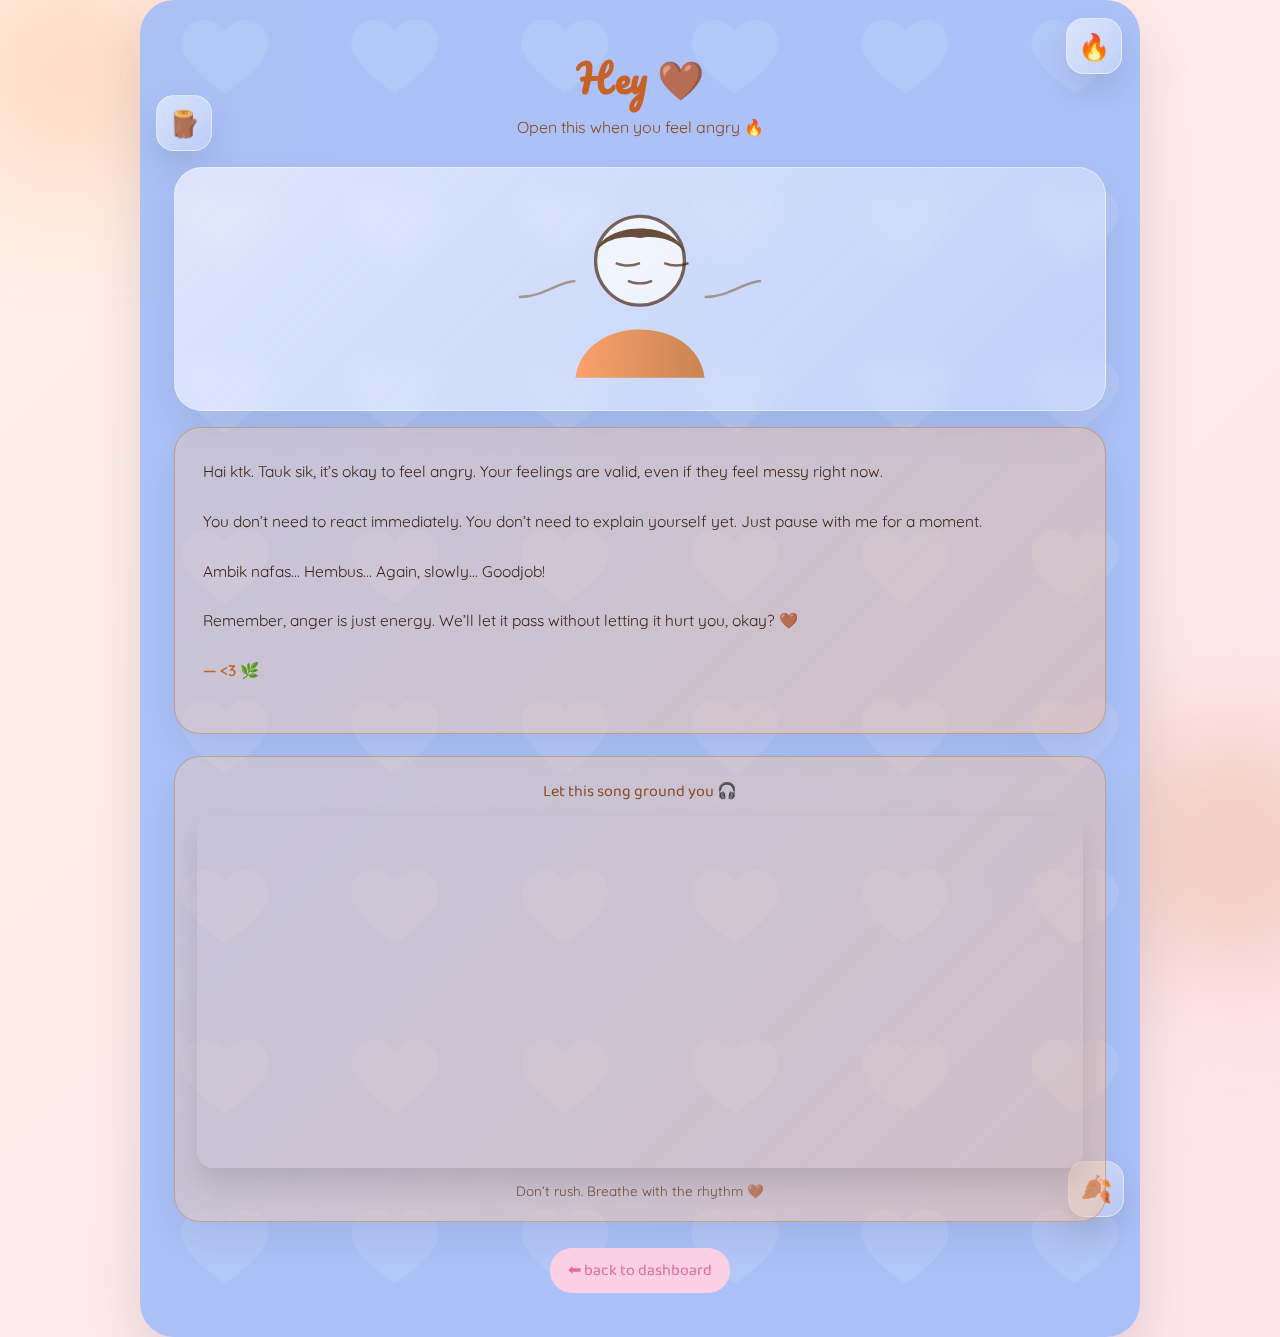
<file: angry.html>
<!DOCTYPE html>
<html lang="en">
<head>
  <meta charset="UTF-8">
  <title>Open When You Feel Angry 🔥</title>
  <meta name="viewport" content="width=device-width, initial-scale=1.0">

  <!-- Cute Fonts -->
  <link rel="preconnect" href="https://fonts.googleapis.com">
  <link rel="preconnect" href="https://fonts.gstatic.com" crossorigin>
  <link href="https://fonts.googleapis.com/css2?family=Pacifico&family=Quicksand:wght@400;500;600&family=Baloo+2:wght@400;600&display=swap" rel="stylesheet">

  <link rel="stylesheet" href="style.css">
</head>

<body class="theme-angry">

  <div class="container letter page-angry">

    <!-- Floating stickers -->
    <div class="sticker-float s1">🔥</div>
    <div class="sticker-float s2">🪵</div>
    <div class="sticker-float s3">🍂</div>

    <h1>Hey 🤎</h1>
    <p class="subtitle">Open this when you feel angry 🔥</p>

    <!-- CARTOON: grounded posture -->
    <div class="doodle big">
      <svg viewBox="0 0 600 260" xmlns="http://www.w3.org/2000/svg">
        <defs>
          <linearGradient id="grad" x1="0" x2="1">
            <stop offset="0" stop-color="var(--accent1)"/>
            <stop offset="1" stop-color="var(--accent2)"/>
          </linearGradient>
        </defs>

        <!-- Head -->
        <circle cx="300" cy="95" r="55"
          fill="rgba(255,255,255,0.7)"
          stroke="rgba(70,40,20,0.7)"
          stroke-width="4"/>

        <!-- Hair -->
        <path d="M245 85c10-40 100-40 110 0
                 c-10-18-40-22-55-18
                 c-15-4-45 0-55 18z"
          fill="rgba(90,60,40,0.9)"/>

        <!-- Eyes (closed – calming) -->
        <path d="M270 98c10 4 20 4 30 0"
          stroke="rgba(70,40,20,0.7)" stroke-width="3" fill="none"/>
        <path d="M330 98c10 4 20 4 30 0"
          stroke="rgba(70,40,20,0.7)" stroke-width="3" fill="none"/>

        <!-- Mouth -->
        <path d="M285 120c8 4 22 4 30 0"
          stroke="rgba(70,40,20,0.7)" stroke-width="3" fill="none"/>

        <!-- Hoodie -->
        <path d="M220 240c10-80 150-80 160 0z"
          fill="url(#grad)" opacity="0.9"/>

        <!-- Breathing lines -->
        <path d="M150 140c30 0 50-20 70-20"
          stroke="rgba(120,80,40,0.5)" stroke-width="3" fill="none"/>
        <path d="M380 140c30 0 50-20 70-20"
          stroke="rgba(120,80,40,0.5)" stroke-width="3" fill="none"/>
      </svg>
    </div>

    <!-- MESSAGE -->
    <div class="message">
      <p>
        Hai ktk. Tauk sik, it’s okay to feel angry.
        Your feelings are valid, even if they feel messy right now.
      </p>

      <p>
        You don’t need to react immediately.
        You don’t need to explain yourself yet.
        Just pause with me for a moment.
      </p>

      <p>
        Ambik nafas...
        Hembus...
        Again, slowly...
        Goodjob!
      </p>

      <p>
        Remember, anger is just energy.
        We’ll let it pass without letting it hurt you, okay? 🤎
      </p>

      <p class="signoff">— <3 🌿</p>
    </div>

    <!-- MUSIC -->
    <div class="music-box">
      <p class="music-title">Let this song ground you 🎧</p>

      <iframe
        src="https://open.spotify.com/embed/track/16Q9MOCDYgrgjEHx6Hx2rv?utm_source=generator"
        width="100%"
        height="352"
        frameBorder="0"
        allow="autoplay; clipboard-write; encrypted-media; fullscreen; picture-in-picture"
        loading="lazy">
      </iframe>

      <p class="music-note">
        Don’t rush. Breathe with the rhythm 🤎
      </p>
    </div>

    <a href="index.html" class="back-btn">⬅ back to dashboard</a>
  </div>

</body>
</html>
</file>
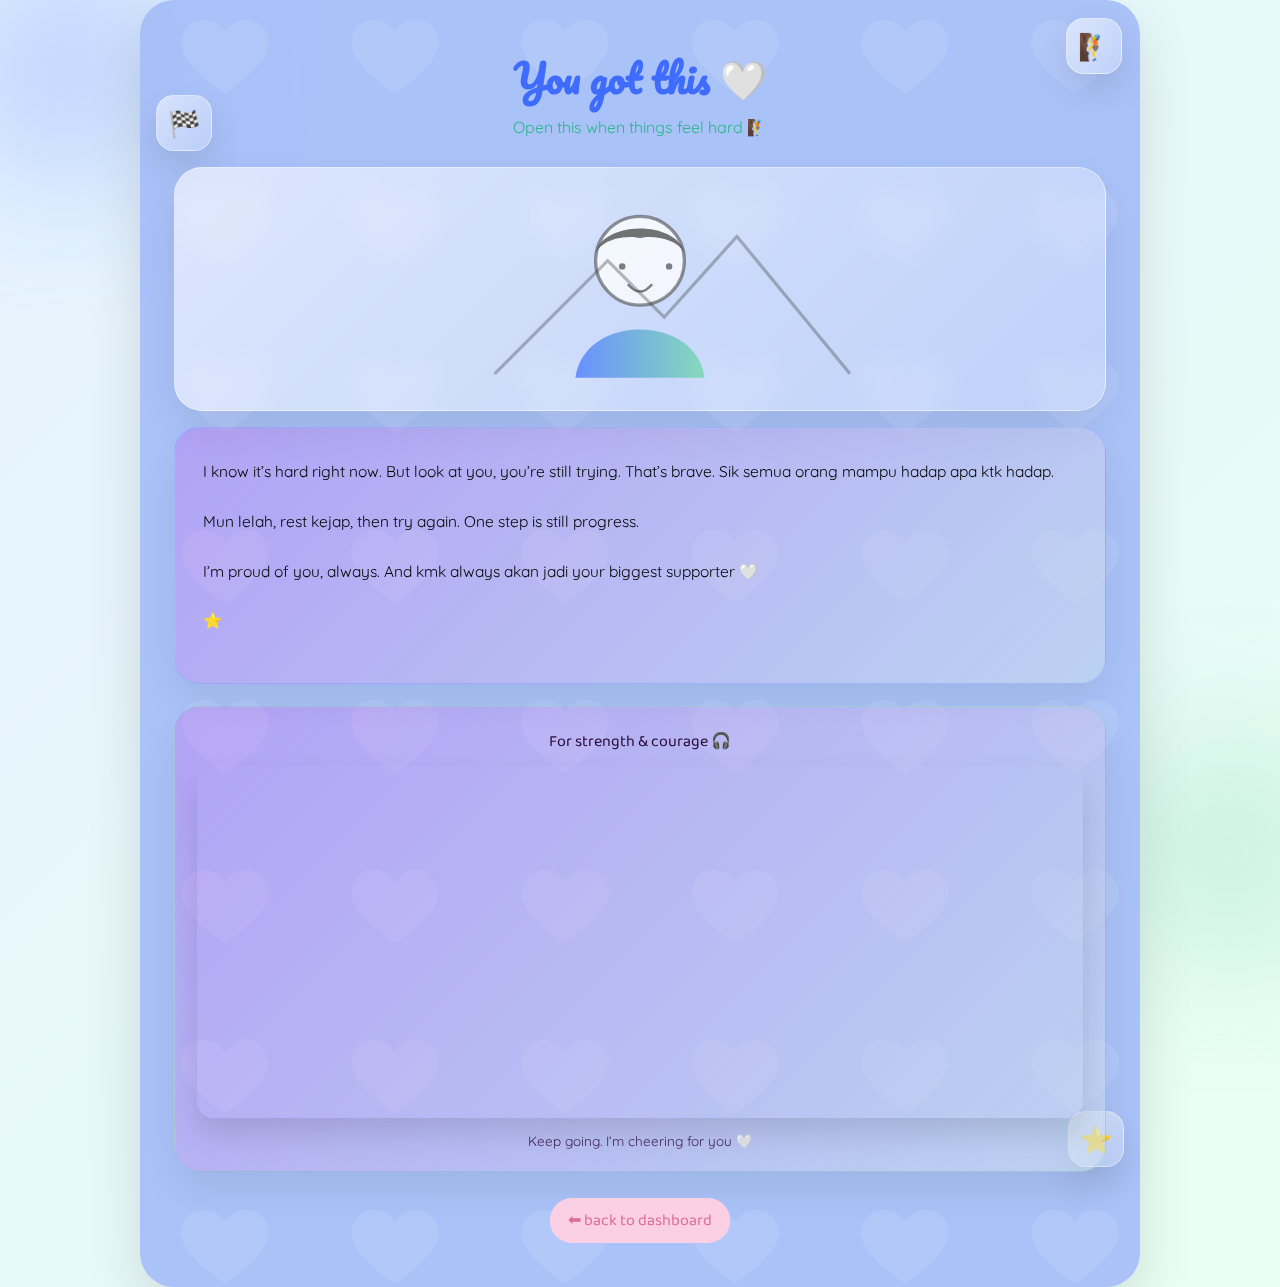
<file: hard.html>
<!DOCTYPE html>
<html lang="en">
<head>
  <meta charset="UTF-8">
  <title>Open When Things Feel Hard 🧗</title>
  <meta name="viewport" content="width=device-width, initial-scale=1.0">
  <link rel="preconnect" href="https://fonts.googleapis.com">
  <link rel="preconnect" href="https://fonts.gstatic.com" crossorigin>
  <link href="https://fonts.googleapis.com/css2?family=Pacifico&family=Quicksand:wght@400;500;600&family=Baloo+2:wght@400;600&display=swap" rel="stylesheet">
  <link rel="stylesheet" href="style.css">
</head>

<body class="theme-hard">
  <div class="container letter page-hard">
    <div class="sticker-float s1">🧗</div>
    <div class="sticker-float s2">🏁</div>
    <div class="sticker-float s3">⭐</div>

    <h1>You got this 🤍</h1>
    <p class="subtitle">Open this when things feel hard 🧗</p>

    <div class="doodle">
      <svg viewBox="0 0 600 260" xmlns="http://www.w3.org/2000/svg">
        <defs>
          <linearGradient id="grad" x1="0" x2="1">
            <stop offset="0" stop-color="var(--accent1)"/>
            <stop offset="1" stop-color="var(--accent2)"/>
          </linearGradient>
        </defs>

        <circle cx="300" cy="95" r="55" fill="rgba(255,255,255,0.75)" stroke="rgba(60,60,60,0.55)" stroke-width="4"/>
        <path d="M245 85c10-40 100-40 110 0 c-10-18-40-22-55-18 c-15-4-45 0-55 18z" fill="rgba(80,80,80,0.80)"/>
        <circle cx="278" cy="102" r="4" fill="rgba(60,60,60,0.65)"/>
        <circle cx="336" cy="102" r="4" fill="rgba(60,60,60,0.65)"/>
        <path d="M285 124c10 12 20 12 30 0" stroke="rgba(60,60,60,0.65)" stroke-width="3" fill="none"/>

        <path d="M220 240c10-80 150-80 160 0z" fill="url(#grad)" opacity="0.90"/>
        <path d="M120 235l140-140 70 70 90-100 140 170" stroke="rgba(60,60,60,0.35)" stroke-width="4" fill="none"/>
      </svg>
    </div>

    <div class="message">
      <p>I know it’s hard right now. But look at you, you’re still trying. That’s brave. Sik semua orang mampu hadap apa ktk hadap.</p>
      <p>Mun lelah, rest kejap, then try again. One step is still progress.</p>
      <p>I’m proud of you, always. And kmk always akan jadi your biggest supporter 🤍</p>
      <p class="signoff">⭐</p>
    </div>

    <div class="music-box">
      <p class="music-title">For strength & courage 🎧</p>
      <iframe src="https://open.spotify.com/embed/track/0FYnBVsruGEFIBRI3a4Vmz?utm_source=generator"
        width="100%" height="352" frameBorder="0"
        allow="autoplay; clipboard-write; encrypted-media; fullscreen; picture-in-picture" loading="lazy"></iframe>
      <p class="music-note">Keep going. I’m cheering for you 🤍</p>
    </div>

    <a href="index.html" class="back-btn">⬅ back to dashboard</a>
  </div>
</body>
</html>
</file>
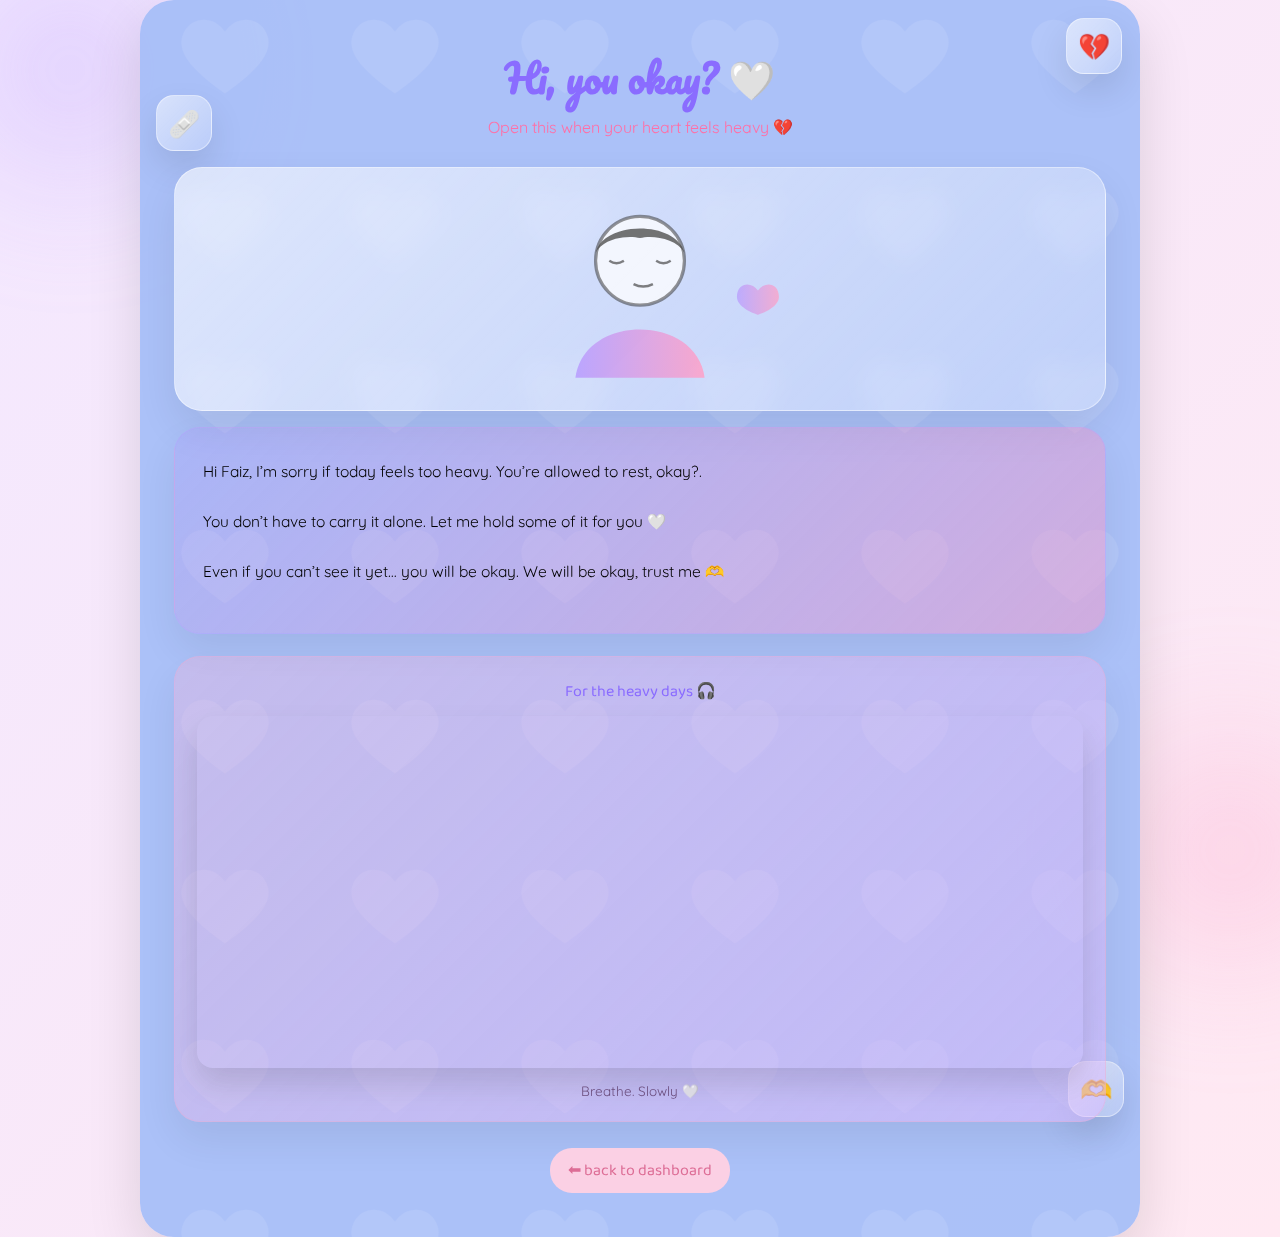
<file: heavy.html>
<!DOCTYPE html>
<html lang="en">
<head>
  <meta charset="UTF-8">
  <title>Open When Your Heart Feels Heavy 💔</title>
  <meta name="viewport" content="width=device-width, initial-scale=1.0">
  <link rel="preconnect" href="https://fonts.googleapis.com">
  <link rel="preconnect" href="https://fonts.gstatic.com" crossorigin>
  <link href="https://fonts.googleapis.com/css2?family=Pacifico&family=Quicksand:wght@400;500;600&family=Baloo+2:wght@400;600&display=swap" rel="stylesheet">
  <link rel="stylesheet" href="style.css">
</head>

<body class="theme-heavy">
  <div class="container letter page-heavy">
    <div class="sticker-float s1">💔</div>
    <div class="sticker-float s2">🩹</div>
    <div class="sticker-float s3">🫶</div>

    <h1>Hi, you okay? 🤍</h1>
    <p class="subtitle">Open this when your heart feels heavy 💔</p>

    <div class="doodle">
      <svg viewBox="0 0 600 260" xmlns="http://www.w3.org/2000/svg">
        <defs>
          <linearGradient id="grad" x1="0" x2="1">
            <stop offset="0" stop-color="var(--accent1)"/>
            <stop offset="1" stop-color="var(--accent2)"/>
          </linearGradient>
        </defs>

        <circle cx="300" cy="95" r="55" fill="rgba(255,255,255,0.75)" stroke="rgba(60,60,60,0.55)" stroke-width="4"/>
        <path d="M245 85c10-40 100-40 110 0 c-10-18-40-22-55-18 c-15-4-45 0-55 18z" fill="rgba(80,80,80,0.80)"/>
        <path d="M280 95c-6 4-12 4-18 0" stroke="rgba(60,60,60,0.65)" stroke-width="3" fill="none"/>
        <path d="M338 95c-6 4-12 4-18 0" stroke="rgba(60,60,60,0.65)" stroke-width="3" fill="none"/>
        <path d="M292 124c8 4 16 4 24 0" stroke="rgba(60,60,60,0.65)" stroke-width="3" fill="none"/>

        <path d="M220 240c10-80 150-80 160 0z" fill="url(#grad)" opacity="0.85"/>
        <path d="M420 140c0-18 18-20 26-8 8-12 26-10 26 8 0 14-26 22-26 22s-26-8-26-22z" fill="url(#grad)" opacity="0.75"/>
      </svg>
    </div>

    <div class="message">
      <p>Hi Faiz, I’m sorry if today feels too heavy. You’re allowed to rest, okay?.</p>
      <p>You don’t have to carry it alone. Let me hold some of it for you 🤍</p>
      <p>Even if you can’t see it yet… you will be okay. We will be okay, trust me 🫶</p>
    </div>

    <div class="music-box">
      <p class="music-title">For the heavy days 🎧</p>
      <iframe src="https://open.spotify.com/embed/track/3Bh82a3e0tbj3nJgUeKqws?utm_source=generator"
        width="100%" height="352" frameBorder="0"
        allow="autoplay; clipboard-write; encrypted-media; fullscreen; picture-in-picture" loading="lazy"></iframe>
      <p class="music-note">Breathe. Slowly 🤍</p>
    </div>

    <a href="index.html" class="back-btn">⬅ back to dashboard</a>
  </div>
</body>
</html>
</file>
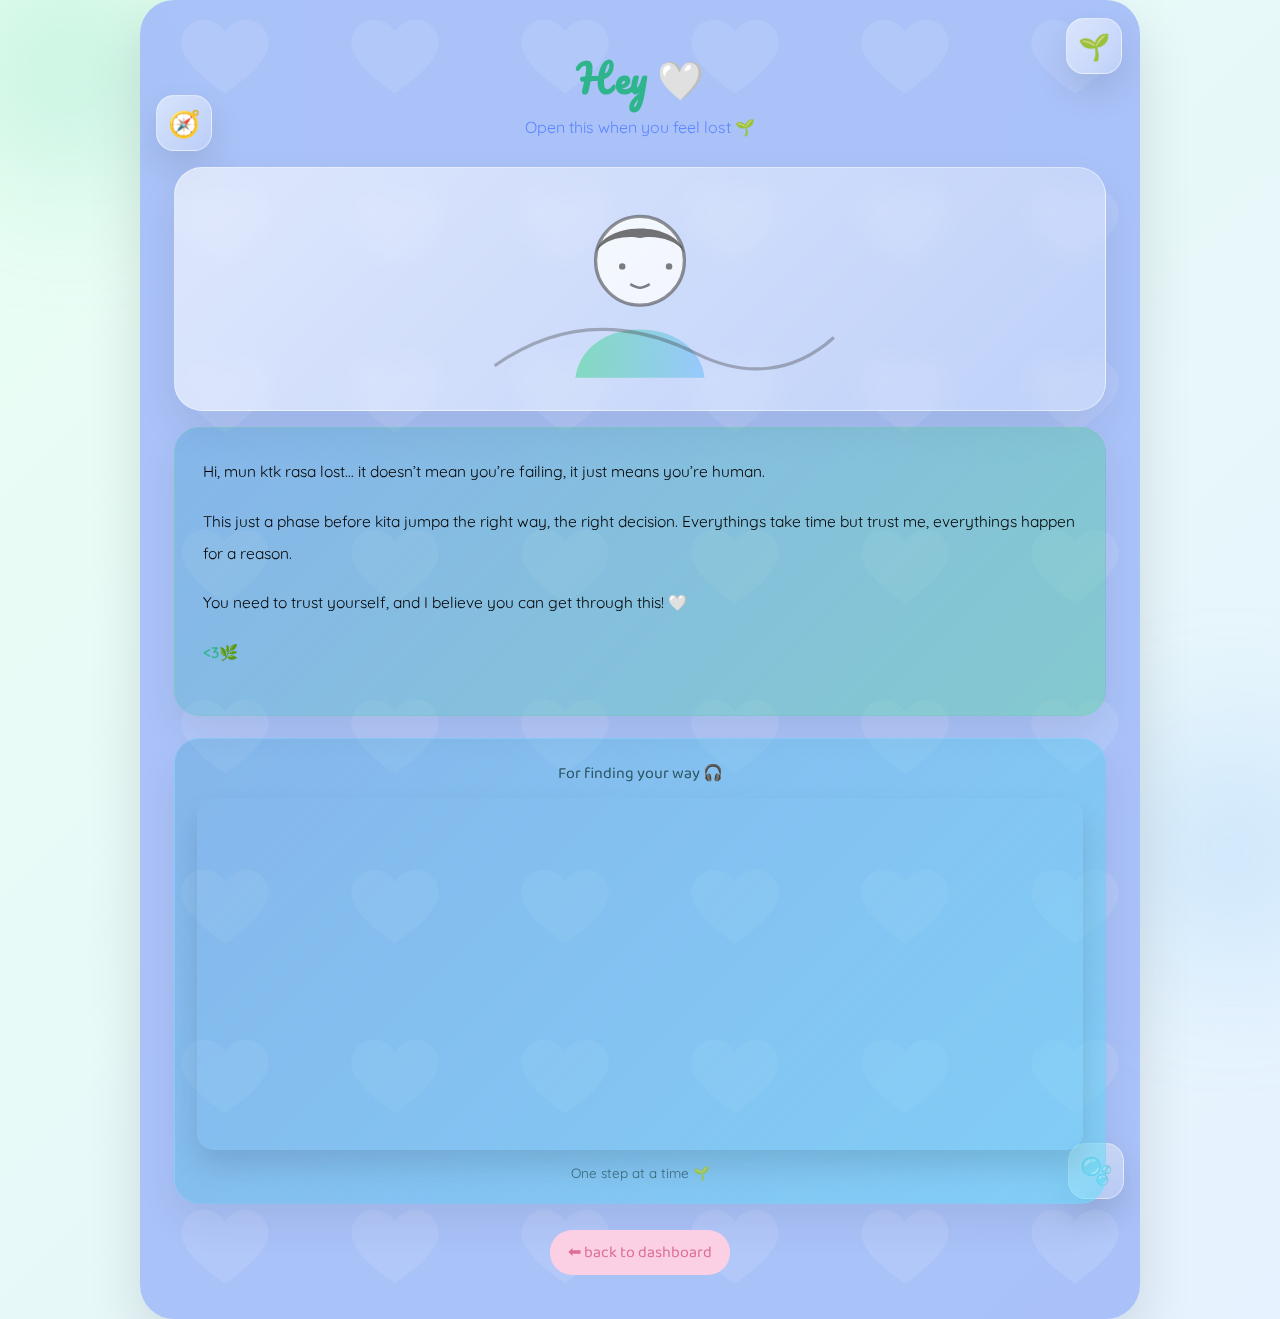
<file: lost.html>
<!DOCTYPE html>
<html lang="en">
<head>
  <meta charset="UTF-8">
  <title>Open When You Feel Lost 🌱</title>
  <meta name="viewport" content="width=device-width, initial-scale=1.0">
  <link rel="preconnect" href="https://fonts.googleapis.com">
  <link rel="preconnect" href="https://fonts.gstatic.com" crossorigin>
  <link href="https://fonts.googleapis.com/css2?family=Pacifico&family=Quicksand:wght@400;500;600&family=Baloo+2:wght@400;600&display=swap" rel="stylesheet">
  <link rel="stylesheet" href="style.css">
</head>

<body class="theme-lost">
  <div class="container letter page-lost">
    <div class="sticker-float s1">🌱</div>
    <div class="sticker-float s2">🧭</div>
    <div class="sticker-float s3">🫧</div>

    <h1>Hey 🤍</h1>
    <p class="subtitle">Open this when you feel lost 🌱</p>

    <div class="doodle">
      <svg viewBox="0 0 600 260" xmlns="http://www.w3.org/2000/svg">
        <defs>
          <linearGradient id="grad" x1="0" x2="1">
            <stop offset="0" stop-color="var(--accent1)"/>
            <stop offset="1" stop-color="var(--accent2)"/>
          </linearGradient>
        </defs>

        <circle cx="300" cy="95" r="55" fill="rgba(255,255,255,0.75)" stroke="rgba(60,60,60,0.55)" stroke-width="4"/>
        <path d="M245 85c10-40 100-40 110 0 c-10-18-40-22-55-18 c-15-4-45 0-55 18z" fill="rgba(80,80,80,0.80)"/>
        <circle cx="278" cy="102" r="4" fill="rgba(60,60,60,0.65)"/>
        <circle cx="336" cy="102" r="4" fill="rgba(60,60,60,0.65)"/>
        <path d="M288 124c10 6 14 6 24 0" stroke="rgba(60,60,60,0.65)" stroke-width="3" fill="none"/>

        <path d="M220 240c10-80 150-80 160 0z" fill="url(#grad)" opacity="0.85"/>
        <path d="M120 225c100-70 190-45 250-15s120 25 170-20" stroke="rgba(60,60,60,0.35)" stroke-width="4" fill="none"/>
      </svg>
    </div>

    <div class="message">
      <p>Hi, mun ktk rasa lost… it doesn’t mean you’re failing, it just means you’re human.</p>
      <p>This just a phase before kita jumpa the right way, the right decision. Everythings take time but trust me, everythings happen for a reason.</p>
      <p>You need to trust yourself, and I believe you can get through this! 🤍</p>
      <p class="signoff"><3🌿</p>
    </div>

    <div class="music-box">
      <p class="music-title">For finding your way 🎧</p>
      <iframe src="https://open.spotify.com/embed/track/6Hii26x3qDErVitnGW8QtO?utm_source=generator"
        width="100%" height="352" frameBorder="0"
        allow="autoplay; clipboard-write; encrypted-media; fullscreen; picture-in-picture" loading="lazy"></iframe>
      <p class="music-note">One step at a time 🌱</p>
    </div>

    <a href="index.html" class="back-btn">⬅ back to dashboard</a>
  </div>
</body>
</html>
</file>
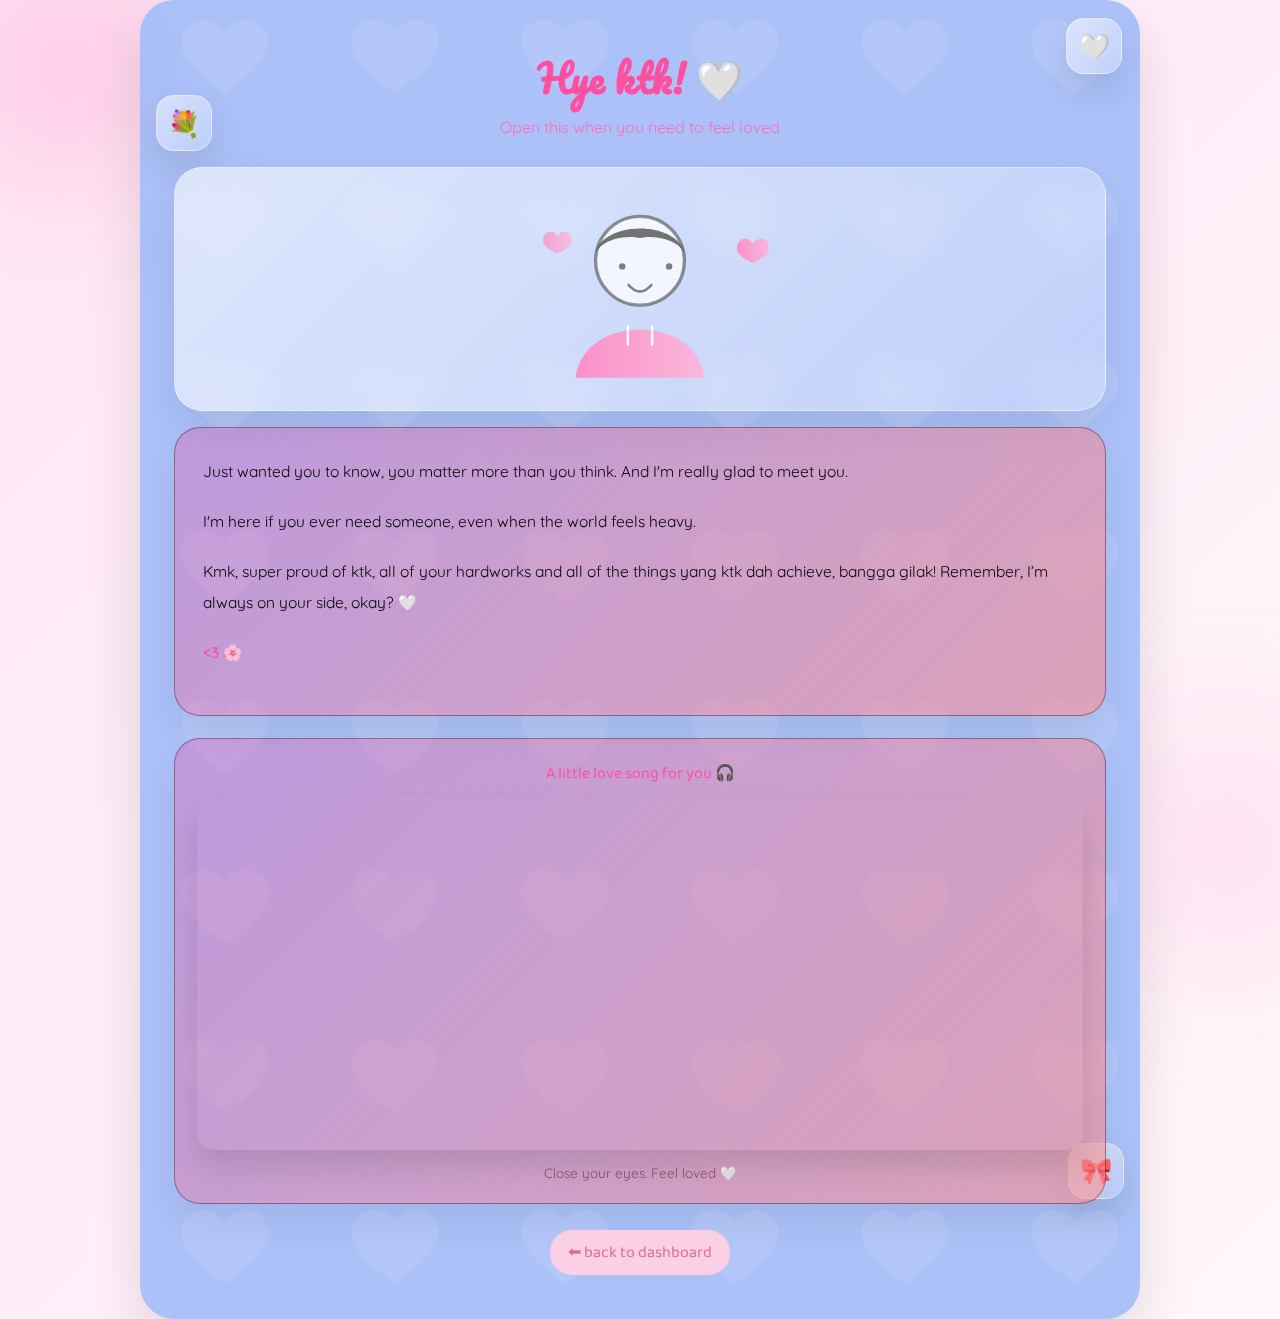
<file: loved.html>
<!DOCTYPE html>
<html lang="en">
<head>
  <meta charset="UTF-8">
  <title>Open When You Need To Feel Loved 🤍</title>
  <meta name="viewport" content="width=device-width, initial-scale=1.0">
  <link rel="preconnect" href="https://fonts.googleapis.com">
  <link rel="preconnect" href="https://fonts.gstatic.com" crossorigin>
  <link href="https://fonts.googleapis.com/css2?family=Pacifico&family=Quicksand:wght@400;500;600&family=Baloo+2:wght@400;600&display=swap" rel="stylesheet">
  <link rel="stylesheet" href="style.css">
</head>

<body class="theme-loved">
  <div class="container letter page-loved">
    <div class="sticker-float s1">🤍</div>
    <div class="sticker-float s2">💐</div>
    <div class="sticker-float s3">🎀</div>

    <h1>Hye ktk! 🤍</h1>
    <p class="subtitle">Open this when you need to feel loved</p>

    <div class="doodle">
      <svg viewBox="0 0 600 260" xmlns="http://www.w3.org/2000/svg">
        <defs>
          <linearGradient id="grad" x1="0" x2="1">
            <stop offset="0" stop-color="var(--accent1)"/>
            <stop offset="1" stop-color="var(--accent2)"/>
          </linearGradient>
        </defs>

        <circle cx="300" cy="95" r="55" fill="rgba(255,255,255,0.75)" stroke="rgba(60,60,60,0.55)" stroke-width="4"/>
        <path d="M245 85c10-40 100-40 110 0 c-10-18-40-22-55-18 c-15-4-45 0-55 18z" fill="rgba(80,80,80,0.80)"/>
        <circle cx="278" cy="102" r="4" fill="rgba(60,60,60,0.65)"/>
        <circle cx="336" cy="102" r="4" fill="rgba(60,60,60,0.65)"/>
        <path d="M285 124c10 12 20 12 30 0" stroke="rgba(60,60,60,0.65)" stroke-width="3" fill="none"/>
        <path d="M220 240c10-80 150-80 160 0z" fill="url(#grad)" opacity="0.9"/>
        <path d="M285 175v25" stroke="white" stroke-width="3"/>
        <path d="M315 175v25" stroke="white" stroke-width="3"/>
        <path d="M420 80c0-14 14-16 20-6 6-10 20-8 20 6 0 10-20 18-20 18s-20-8-20-18z" fill="url(#grad)" opacity="0.9"/>
        <path d="M180 70c0-12 12-14 18-6 6-8 18-6 18 6 0 10-18 16-18 16s-18-6-18-16z" fill="url(#grad)" opacity="0.7"/>
      </svg>
    </div>

    <div class="message">
      <p>Just wanted you to know, you matter more  than you think. And I'm really glad to meet you.</p>
      <p>I'm here if you ever need someone, even when the world feels heavy.</p>
      <p>Kmk, super proud of ktk, all of your hardworks and all of the things yang ktk dah achieve, bangga gilak! Remember, I’m always on your side, okay? 🤍</p>
      <p class="signoff"><3 🌸</p>
    </div>

    <div class="music-box">
      <p class="music-title">A little love song for you 🎧</p>
      <iframe src="https://open.spotify.com/embed/track/3TTZfjYqhTowNALncAmY5v?utm_source=generator"
        width="100%" height="352" frameBorder="0"
        allow="autoplay; clipboard-write; encrypted-media; fullscreen; picture-in-picture" loading="lazy"></iframe>
      <p class="music-note">Close your eyes. Feel loved 🤍</p>
    </div>

    <a href="index.html" class="back-btn">⬅ back to dashboard</a>
  </div>
</body>
</html>
</file>
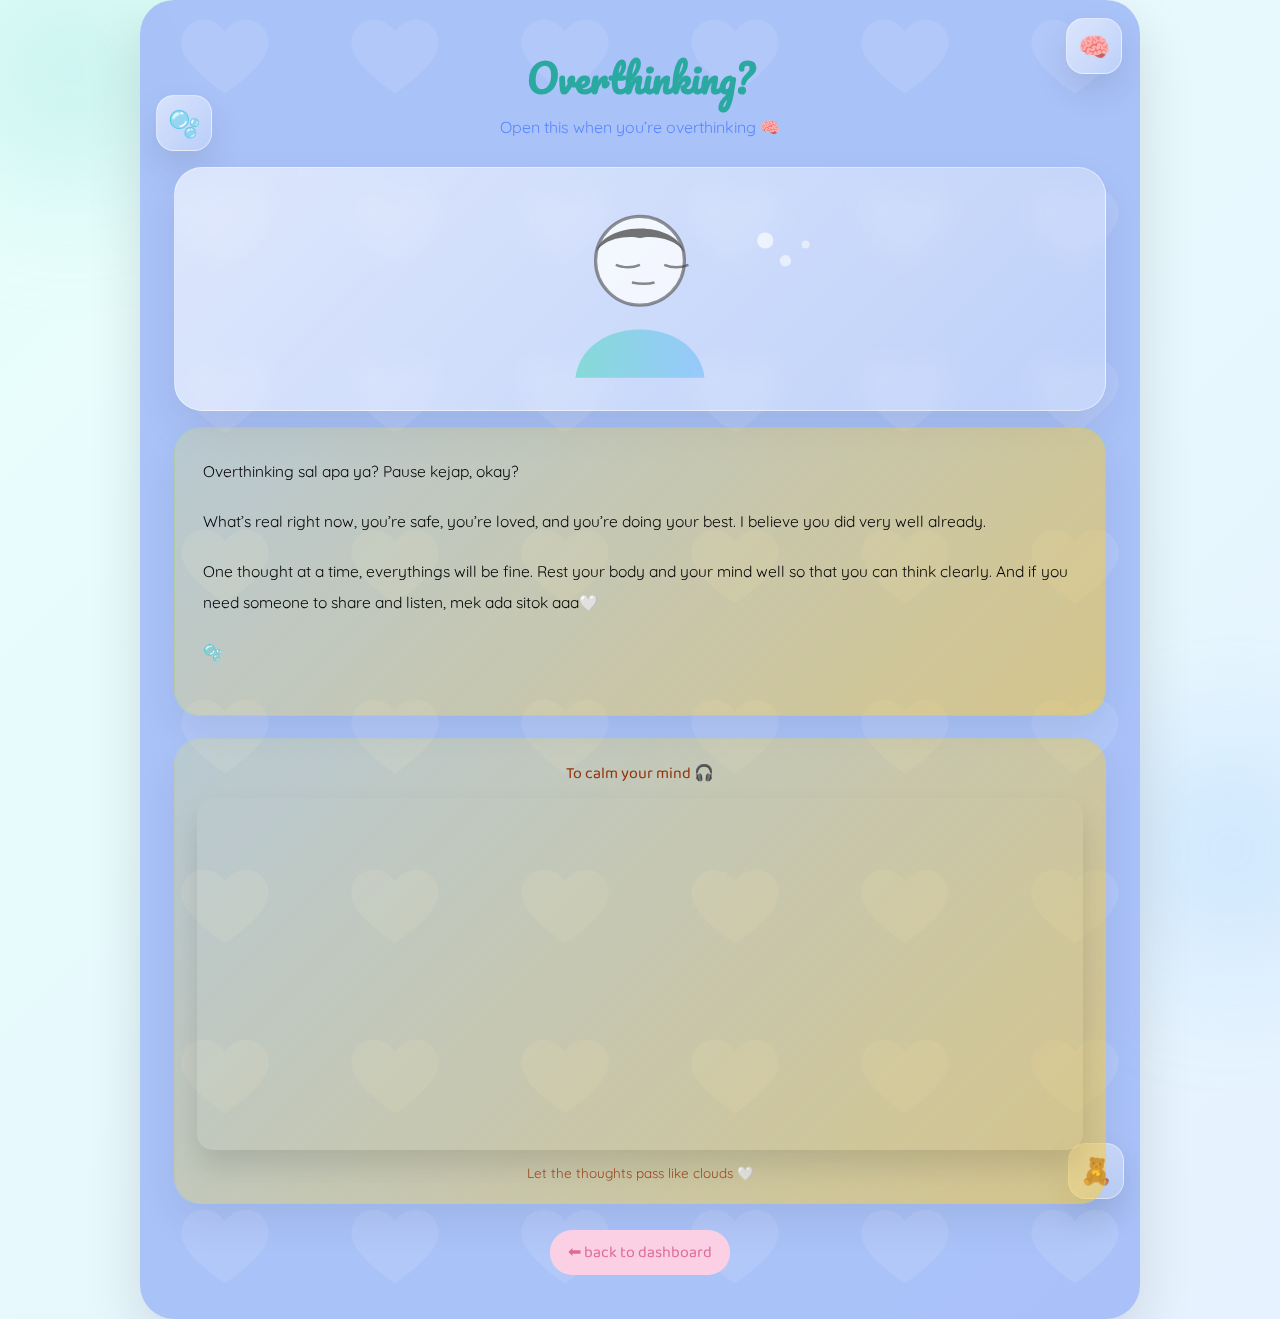
<file: overthinking.html>
<!DOCTYPE html>
<html lang="en">
<head>
  <meta charset="UTF-8">
  <title>Open When You’re Overthinking 🧠</title>
  <meta name="viewport" content="width=device-width, initial-scale=1.0">
  <link rel="preconnect" href="https://fonts.googleapis.com">
  <link rel="preconnect" href="https://fonts.gstatic.com" crossorigin>
  <link href="https://fonts.googleapis.com/css2?family=Pacifico&family=Quicksand:wght@400;500;600&family=Baloo+2:wght@400;600&display=swap" rel="stylesheet">
  <link rel="stylesheet" href="style.css">
</head>

<body class="theme-overthinking">
  <div class="container letter page-overthinking">
    <div class="sticker-float s1">🧠</div>
    <div class="sticker-float s2">🫧</div>
    <div class="sticker-float s3">🧸</div>

    <h1>Overthinking?</h1>
    <p class="subtitle">Open this when you’re overthinking 🧠</p>

    <div class="doodle">
      <svg viewBox="0 0 600 260" xmlns="http://www.w3.org/2000/svg">
        <defs>
          <linearGradient id="grad" x1="0" x2="1">
            <stop offset="0" stop-color="var(--accent1)"/>
            <stop offset="1" stop-color="var(--accent2)"/>
          </linearGradient>
        </defs>

        <circle cx="300" cy="95" r="55" fill="rgba(255,255,255,0.75)" stroke="rgba(60,60,60,0.55)" stroke-width="4"/>
        <path d="M245 85c10-40 100-40 110 0 c-10-18-40-22-55-18 c-15-4-45 0-55 18z" fill="rgba(80,80,80,0.80)"/>
        <path d="M270 100c10 4 20 4 30 0" stroke="rgba(60,60,60,0.6)" stroke-width="3" fill="none"/>
        <path d="M330 100c10 4 20 4 30 0" stroke="rgba(60,60,60,0.6)" stroke-width="3" fill="none"/>
        <path d="M290 122c10 2 20 2 28 0" stroke="rgba(60,60,60,0.6)" stroke-width="3" fill="none"/>

        <path d="M220 240c10-80 150-80 160 0z" fill="url(#grad)" opacity="0.85"/>
        <circle cx="455" cy="70" r="10" fill="rgba(255,255,255,0.65)"/>
        <circle cx="480" cy="95" r="7" fill="rgba(255,255,255,0.55)"/>
        <circle cx="505" cy="75" r="5" fill="rgba(255,255,255,0.50)"/>
      </svg>
    </div>

    <div class="message">
      <p>Overthinking sal apa ya? Pause kejap, okay?</p>
      <p>What’s real right now, you’re safe, you’re loved, and you’re doing your best. I believe you did very well already.</p>
      <p>One thought at a time, everythings will be fine. Rest your body and your mind well so that you can think clearly. And if you need someone to share and listen, mek ada sitok aaa🤍</p>
      <p class="signoff">🫧</p>
    </div>

    <div class="music-box">
      <p class="music-title">To calm your mind 🎧</p>
      <iframe src="https://open.spotify.com/embed/track/4B3DEANIvod8552CbwftCG?utm_source=generator"
        width="100%" height="352" frameBorder="0"
        allow="autoplay; clipboard-write; encrypted-media; fullscreen; picture-in-picture" loading="lazy"></iframe>
      <p class="music-note">Let the thoughts pass like clouds 🤍</p>
    </div>

    <a href="index.html" class="back-btn">⬅ back to dashboard</a>
  </div>
</body>
</html>
</file>
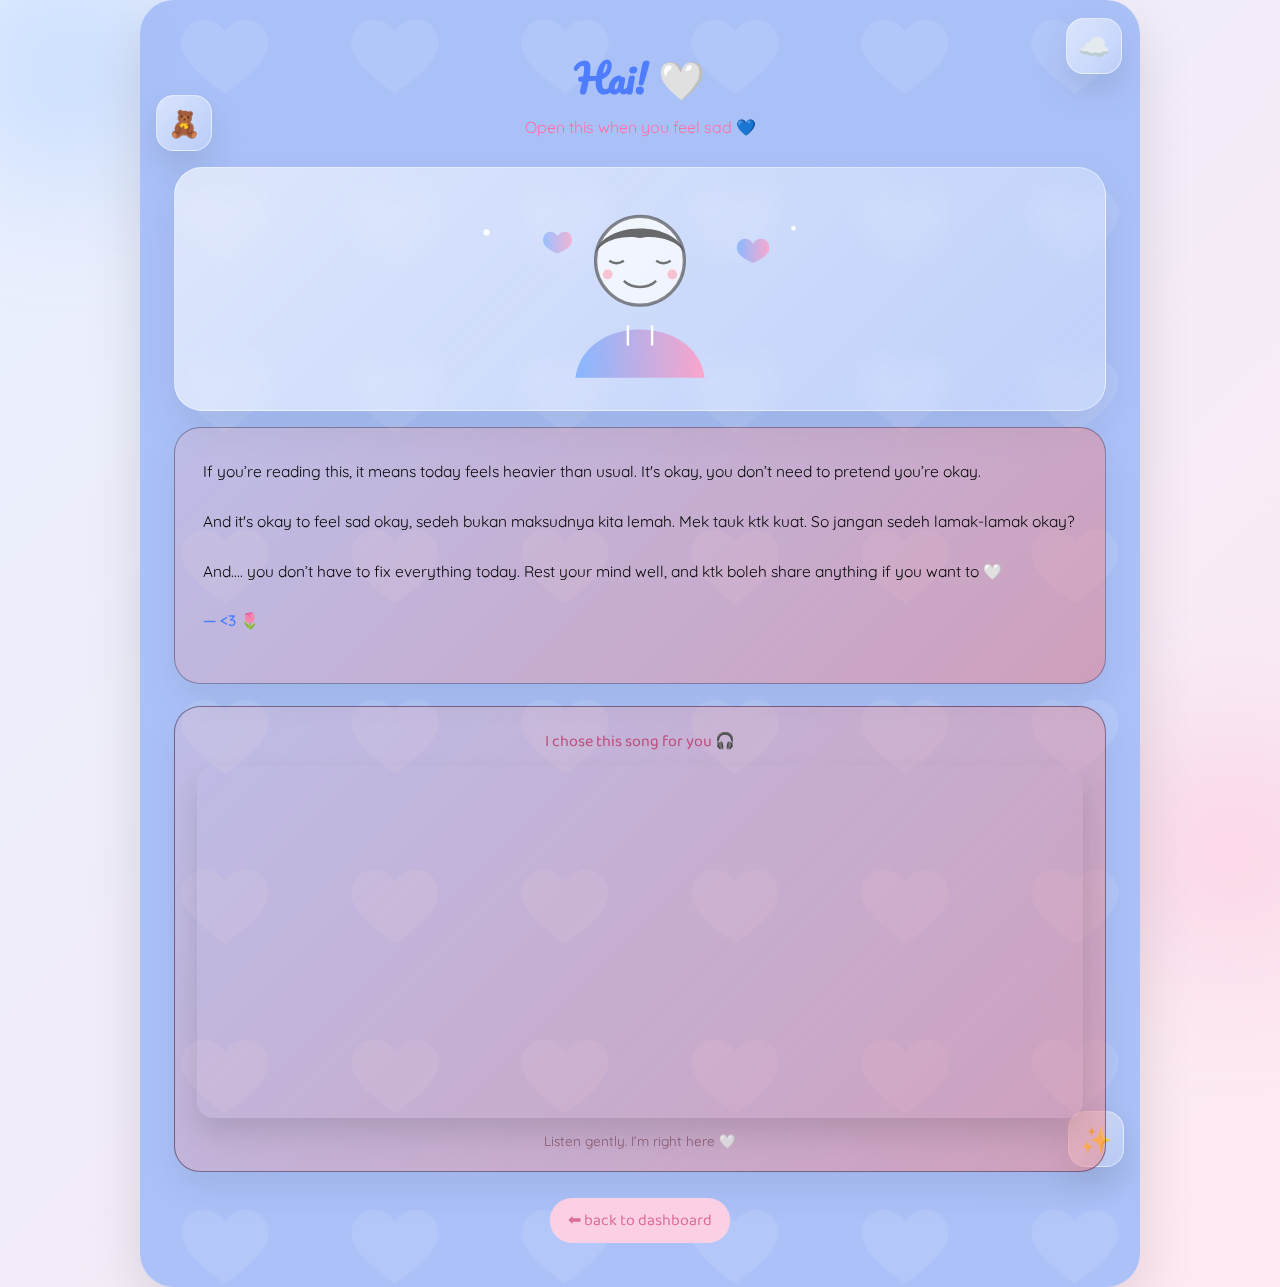
<file: sad.html>
<!DOCTYPE html>
<html lang="en">
<head>
  <meta charset="UTF-8">
  <title>Open When You Feel Sad 💙</title>
  <meta name="viewport" content="width=device-width, initial-scale=1.0">

  <!-- Cute Fonts -->
  <link rel="preconnect" href="https://fonts.googleapis.com">
  <link rel="preconnect" href="https://fonts.gstatic.com" crossorigin>
  <link href="https://fonts.googleapis.com/css2?family=Pacifico&family=Quicksand:wght@400;500;600&family=Baloo+2:wght@400;600&display=swap" rel="stylesheet">

  <link rel="stylesheet" href="style.css">
</head>

<body class="theme-sad">

  <div class="container letter page-sad">

    <!-- Floating stickers -->
    <div class="sticker-float s1">☁️</div>
    <div class="sticker-float s2">🧸</div>
    <div class="sticker-float s3">✨</div>

    <h1>Hai! 🤍</h1>
    <p class="subtitle">Open this when you feel sad 💙</p>

    <!-- CUTE MAN CARTOON -->
    <div class="doodle big">
      <svg viewBox="0 0 600 260" xmlns="http://www.w3.org/2000/svg">
        <defs>
          <linearGradient id="grad" x1="0" x2="1">
            <stop offset="0" stop-color="var(--accent1)"/>
            <stop offset="1" stop-color="var(--accent2)"/>
          </linearGradient>
        </defs>

        <!-- Head -->
        <circle cx="300" cy="95" r="55"
          fill="rgba(255,255,255,0.7)"
          stroke="rgba(60,60,60,0.6)"
          stroke-width="4"/>

        <!-- Hair -->
        <path d="M245 85c10-40 100-40 110 0
                 c-10-18-40-22-55-18
                 c-15-4-45 0-55 18z"
          fill="rgba(80,80,80,0.85)"/>

        <!-- Eyes -->
        <path d="M280 95c-6 4-12 4-18 0"
          stroke="rgba(60,60,60,0.7)" stroke-width="3" fill="none"/>
        <path d="M338 95c-6 4-12 4-18 0"
          stroke="rgba(60,60,60,0.7)" stroke-width="3" fill="none"/>

        <!-- Blush -->
        <circle cx="260" cy="112" r="6" fill="rgba(255,160,180,0.6)"/>
        <circle cx="340" cy="112" r="6" fill="rgba(255,160,180,0.6)"/>

        <!-- Smile -->
        <path d="M280 120c10 10 30 10 40 0"
          stroke="rgba(60,60,60,0.7)" stroke-width="3" fill="none"/>

        <!-- Hoodie -->
        <path d="M220 240c10-80 150-80 160 0z"
          fill="url(#grad)" opacity="0.9"/>

        <!-- Hoodie strings -->
        <path d="M285 175v25" stroke="white" stroke-width="3"/>
        <path d="M315 175v25" stroke="white" stroke-width="3"/>

        <!-- Floating hearts -->
        <path d="M420 80c0-14 14-16 20-6
                 6-10 20-8 20 6
                 0 10-20 18-20 18
                 s-20-8-20-18z"
          fill="url(#grad)" opacity="0.85"/>

        <path d="M180 70c0-12 12-14 18-6
                 6-8 18-6 18 6
                 0 10-18 16-18 16
                 s-18-6-18-16z"
          fill="url(#grad)" opacity="0.7"/>

        <!-- Sparkles -->
        <circle cx="110" cy="60" r="4" fill="rgba(255,255,255,0.9)"/>
        <circle cx="490" cy="55" r="3" fill="rgba(255,255,255,0.9)"/>
      </svg>
    </div>

    <!-- MESSAGE -->
    <div class="message">
      <p>
        If you’re reading this, it means today feels heavier than usual.
        It's okay, you don’t need to pretend you’re okay.
      </p>

      <p>
        And it's okay to feel sad okay, sedeh bukan maksudnya kita lemah.
        Mek tauk ktk kuat.
        So jangan sedeh lamak-lamak okay?
      </p>

      <p>
        And.... you don’t have to fix everything today.
        Rest your mind well, and ktk boleh share anything if you want to 🤍
      </p>

      <p class="signoff">— <3 🌷</p>
    </div>

    <!-- MUSIC -->
    <div class="music-box">
      <p class="music-title">I chose this song for you 🎧</p>

      <iframe
        src="https://open.spotify.com/embed/track/1RaJdXCj61oSRUUciGKoWe?utm_source=generator"
        width="100%"
        height="352"
        frameBorder="0"
        allow="autoplay; clipboard-write; encrypted-media; fullscreen; picture-in-picture"
        loading="lazy">
      </iframe>

      <p class="music-note">
        Listen gently. I’m right here 🤍
      </p>
    </div>

    <a href="index.html" class="back-btn">⬅ back to dashboard</a>
  </div>

</body>
</html>
</file>
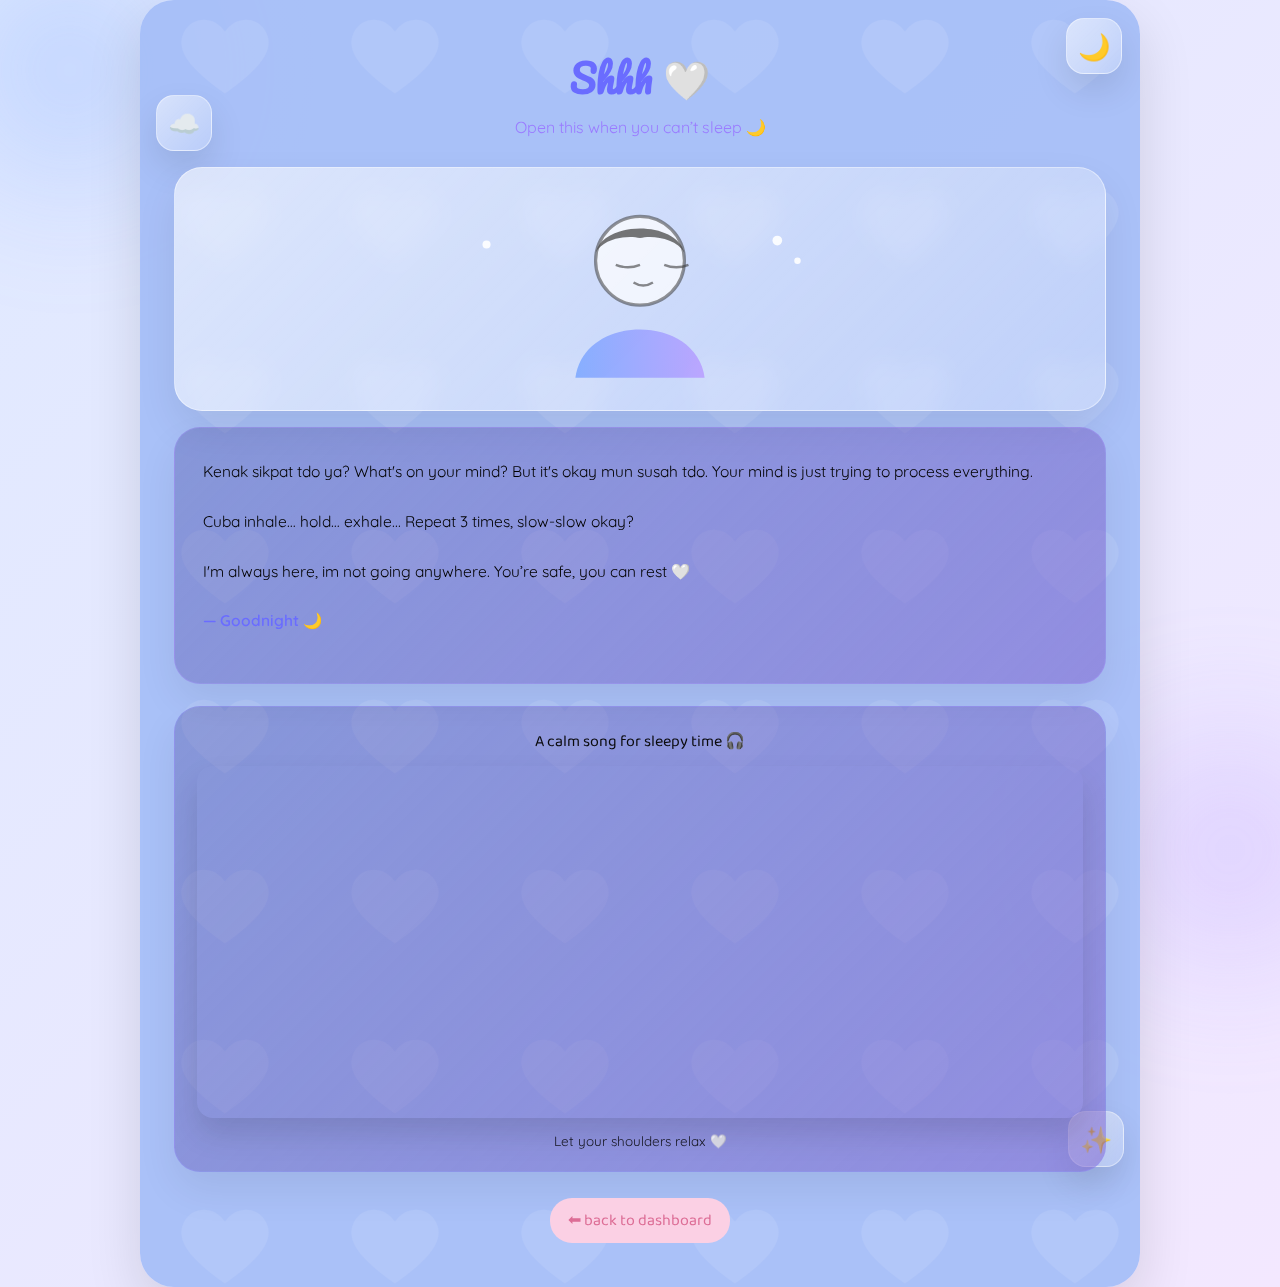
<file: sleep.html>
<!DOCTYPE html>
<html lang="en">
<head>
  <meta charset="UTF-8">
  <title>Open When You Can’t Sleep 🌙</title>
  <meta name="viewport" content="width=device-width, initial-scale=1.0">
  <link rel="preconnect" href="https://fonts.googleapis.com">
  <link rel="preconnect" href="https://fonts.gstatic.com" crossorigin>
  <link href="https://fonts.googleapis.com/css2?family=Pacifico&family=Quicksand:wght@400;500;600&family=Baloo+2:wght@400;600&display=swap" rel="stylesheet">
  <link rel="stylesheet" href="style.css">
</head>

<body class="theme-sleep">
  <div class="container letter page-sleep">
    <div class="sticker-float s1">🌙</div>
    <div class="sticker-float s2">☁️</div>
    <div class="sticker-float s3">✨</div>

    <h1>Shhh 🤍</h1>
    <p class="subtitle">Open this when you can’t sleep 🌙</p>

    <div class="doodle">
      <svg viewBox="0 0 600 260" xmlns="http://www.w3.org/2000/svg">
        <defs>
          <linearGradient id="grad" x1="0" x2="1">
            <stop offset="0" stop-color="var(--accent1)"/>
            <stop offset="1" stop-color="var(--accent2)"/>
          </linearGradient>
        </defs>

        <circle cx="300" cy="95" r="55" fill="rgba(255,255,255,0.72)" stroke="rgba(60,60,60,0.55)" stroke-width="4"/>
        <path d="M245 85c10-40 100-40 110 0 c-10-18-40-22-55-18 c-15-4-45 0-55 18z" fill="rgba(80,80,80,0.78)"/>
        <path d="M270 100c10 4 20 4 30 0" stroke="rgba(60,60,60,0.6)" stroke-width="3" fill="none"/>
        <path d="M330 100c10 4 20 4 30 0" stroke="rgba(60,60,60,0.6)" stroke-width="3" fill="none"/>
        <path d="M292 122c8 5 16 5 24 0" stroke="rgba(60,60,60,0.6)" stroke-width="3" fill="none"/>

        <path d="M220 240c10-80 150-80 160 0z" fill="url(#grad)" opacity="0.85"/>
        <circle cx="470" cy="70" r="6" fill="rgba(255,255,255,0.9)"/>
        <circle cx="495" cy="95" r="4" fill="rgba(255,255,255,0.9)"/>
        <circle cx="110" cy="75" r="5" fill="rgba(255,255,255,0.9)"/>
      </svg>
    </div>

    <div class="message">
      <p>Kenak sikpat tdo ya? What's on your mind? But it's okay mun susah tdo. Your mind is just trying to process everything.</p>
      <p>Cuba inhale… hold… exhale... Repeat 3 times, slow-slow okay?</p>
      <p>I'm always here, im not going anywhere. You’re safe, you can rest 🤍</p>
      <p class="signoff">— Goodnight 🌙</p>
    </div>

    <div class="music-box">
      <p class="music-title">A calm song for sleepy time 🎧</p>
      <iframe src="https://open.spotify.com/embed/track/7nQoDLkzCcoIpKPQt3eCdN?utm_source=generator"
        width="100%" height="352" frameBorder="0"
        allow="autoplay; clipboard-write; encrypted-media; fullscreen; picture-in-picture" loading="lazy"></iframe>
      <p class="music-note">Let your shoulders relax 🤍</p>
    </div>

    <a href="index.html" class="back-btn">⬅ back to dashboard</a>
  </div>
</body>
</html>
</file>
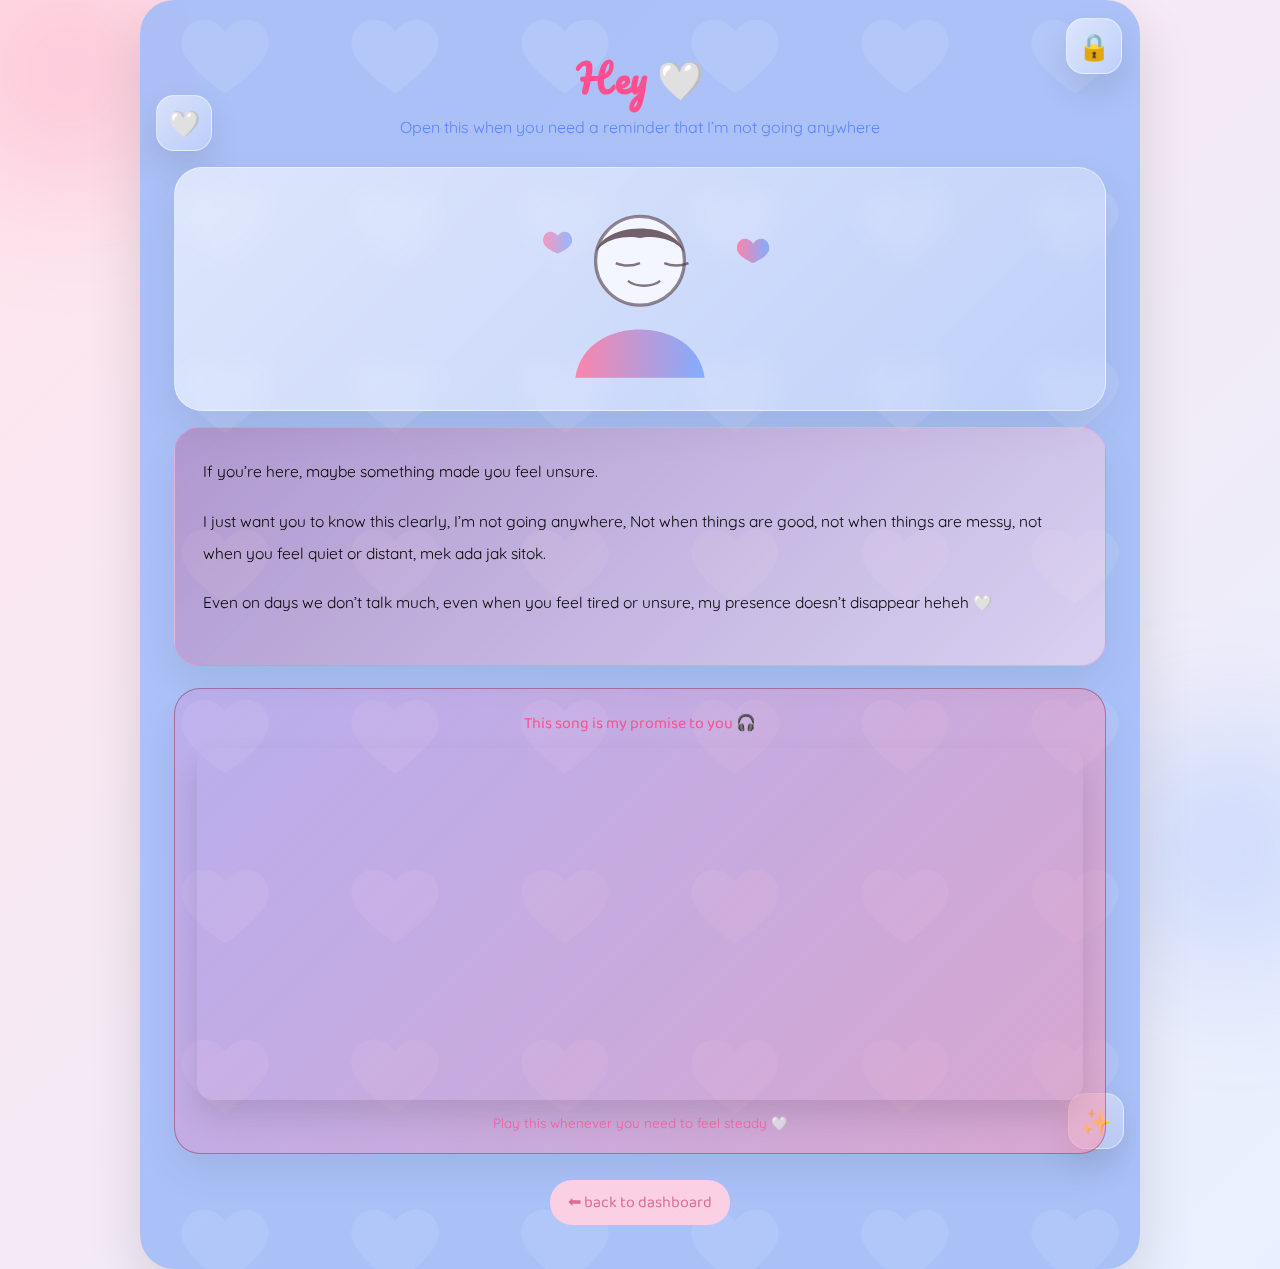
<file: stay.html>
<!DOCTYPE html>
<html lang="en">
<head>
  <meta charset="UTF-8">
  <title>Open When You Need a Reminder I’m Not Going Anywhere 🔒</title>
  <meta name="viewport" content="width=device-width, initial-scale=1.0">

  <!-- Cute Fonts -->
  <link rel="preconnect" href="https://fonts.googleapis.com">
  <link rel="preconnect" href="https://fonts.gstatic.com" crossorigin>
  <link href="https://fonts.googleapis.com/css2?family=Pacifico&family=Quicksand:wght@400;500;600&family=Baloo+2:wght@400;600&display=swap" rel="stylesheet">

  <link rel="stylesheet" href="style.css">
</head>

<body class="theme-stay">

  <div class="container letter page-stay">

    <!-- Floating stickers -->
    <div class="sticker-float s1">🔒</div>
    <div class="sticker-float s2">🤍</div>
    <div class="sticker-float s3">✨</div>

    <h1>Hey 🤍</h1>
    <p class="subtitle">Open this when you need a reminder that I’m not going anywhere</p>

    <!-- CARTOON CHARACTER -->
    <div class="doodle big">
      <svg viewBox="0 0 600 260" xmlns="http://www.w3.org/2000/svg">
        <defs>
          <linearGradient id="grad" x1="0" x2="1">
            <stop offset="0" stop-color="var(--accent1)"/>
            <stop offset="1" stop-color="var(--accent2)"/>
          </linearGradient>
        </defs>

        <!-- Head -->
        <circle cx="300" cy="95" r="55"
          fill="rgba(255,255,255,0.75)"
          stroke="rgba(80,60,70,0.6)"
          stroke-width="4"/>

        <!-- Hair -->
        <path d="M245 85c10-40 100-40 110 0
                 c-10-18-40-22-55-18
                 c-15-4-45 0-55 18z"
          fill="rgba(90,70,80,0.85)"/>

        <!-- Eyes (soft smile) -->
        <path d="M270 98c10 4 20 4 30 0"
          stroke="rgba(80,60,70,0.7)" stroke-width="3" fill="none"/>
        <path d="M330 98c10 4 20 4 30 0"
          stroke="rgba(80,60,70,0.7)" stroke-width="3" fill="none"/>

        <!-- Smile -->
        <path d="M285 120c10 8 30 8 40 0"
          stroke="rgba(80,60,70,0.7)" stroke-width="3" fill="none"/>

        <!-- Hoodie -->
        <path d="M220 240c10-80 150-80 160 0z"
          fill="url(#grad)" opacity="0.9"/>

        <!-- Floating hearts -->
        <path d="M420 80c0-14 14-16 20-6
                 6-10 20-8 20 6
                 0 10-20 18-20 18
                 s-20-8-20-18z"
          fill="url(#grad)" opacity="0.9"/>

        <path d="M180 70c0-12 12-14 18-6
                 6-8 18-6 18 6
                 0 10-18 16-18 16
                 s-18-6-18-16z"
          fill="url(#grad)" opacity="0.7"/>
      </svg>
    </div>

    <!-- MESSAGE -->
    <div class="message">
      <p>
        If you’re here, maybe something made you feel unsure.
      </p>

      <p>
        I just want you to know this clearly,
        I’m not going anywhere,
        Not when things are good,
        not when things are messy,
        not when you feel quiet or distant, mek ada jak sitok.
      </p>

      <p>
        Even on days we don’t talk much,
        even when you feel tired or unsure,
        my presence doesn’t disappear heheh 🤍
    </div>

    <!-- MUSIC -->
    <div class="music-box">
      <p class="music-title">This song is my promise to you 🎧</p>

      <iframe
        src="https://open.spotify.com/embed/track/5fmyW3X3kncOOVlmcWhORH?utm_source=generator"
        width="100%"
        height="352"
        frameBorder="0"
        allow="autoplay; clipboard-write; encrypted-media; fullscreen; picture-in-picture"
        loading="lazy">
      </iframe>

      <p class="music-note">
        Play this whenever you need to feel steady 🤍
      </p>
    </div>

    <a href="index.html" class="back-btn">⬅ back to dashboard</a>
  </div>

</body>
</html>
</file>
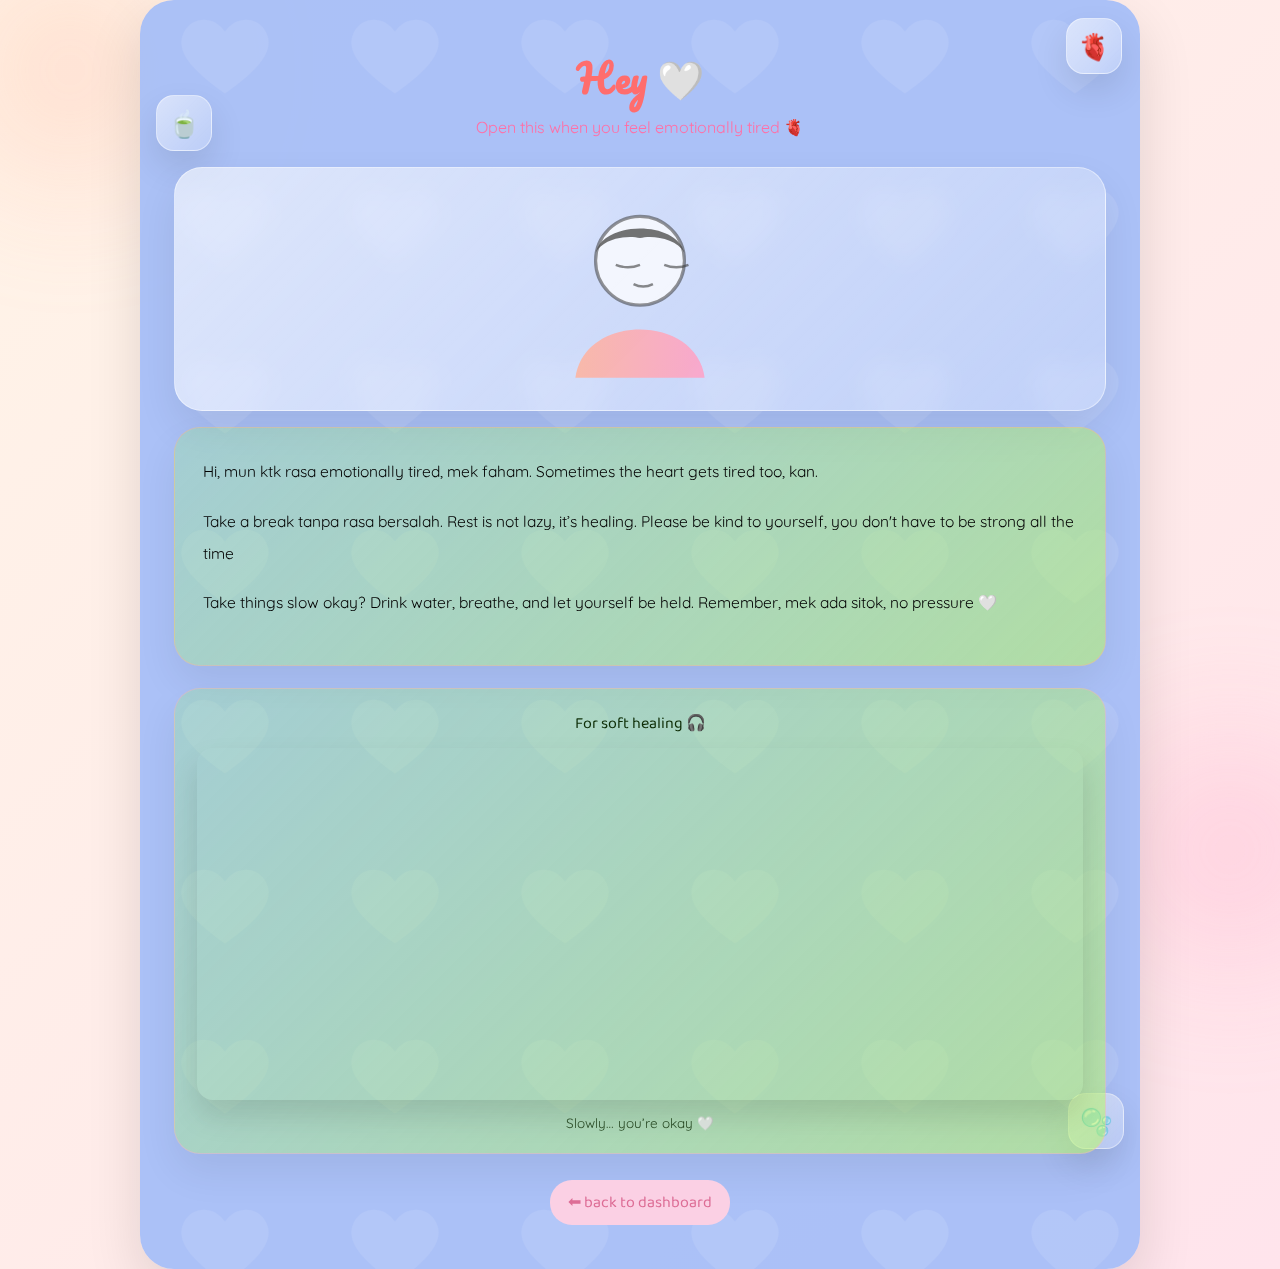
<file: tired.html>
<!DOCTYPE html>
<html lang="en">
<head>
  <meta charset="UTF-8">
  <title>Open When You Feel Emotionally Tired 🫀</title>
  <meta name="viewport" content="width=device-width, initial-scale=1.0">
  <link rel="preconnect" href="https://fonts.googleapis.com">
  <link rel="preconnect" href="https://fonts.gstatic.com" crossorigin>
  <link href="https://fonts.googleapis.com/css2?family=Pacifico&family=Quicksand:wght@400;500;600&family=Baloo+2:wght@400;600&display=swap" rel="stylesheet">
  <link rel="stylesheet" href="style.css">
</head>

<body class="theme-tired">
  <div class="container letter page-tired">
    <div class="sticker-float s1">🫀</div>
    <div class="sticker-float s2">🍵</div>
    <div class="sticker-float s3">🫧</div>

    <h1>Hey 🤍</h1>
    <p class="subtitle">Open this when you feel emotionally tired 🫀</p>

    <div class="doodle">
      <svg viewBox="0 0 600 260" xmlns="http://www.w3.org/2000/svg">
        <defs>
          <linearGradient id="grad" x1="0" x2="1">
            <stop offset="0" stop-color="var(--accent1)"/>
            <stop offset="1" stop-color="var(--accent2)"/>
          </linearGradient>
        </defs>

        <circle cx="300" cy="95" r="55" fill="rgba(255,255,255,0.75)" stroke="rgba(60,60,60,0.55)" stroke-width="4"/>
        <path d="M245 85c10-40 100-40 110 0 c-10-18-40-22-55-18 c-15-4-45 0-55 18z" fill="rgba(80,80,80,0.80)"/>
        <path d="M270 100c10 4 20 4 30 0" stroke="rgba(60,60,60,0.6)" stroke-width="3" fill="none"/>
        <path d="M330 100c10 4 20 4 30 0" stroke="rgba(60,60,60,0.6)" stroke-width="3" fill="none"/>
        <path d="M292 124c8 4 16 4 24 0" stroke="rgba(60,60,60,0.6)" stroke-width="3" fill="none"/>

        <path d="M220 240c10-80 150-80 160 0z" fill="url(#grad)" opacity="0.85"/>
      </svg>
    </div>

    <div class="message">
      <p>Hi, mun ktk rasa emotionally tired, mek faham. Sometimes the heart gets tired too, kan.</p>
      <p>Take a break tanpa rasa bersalah. Rest is not lazy, it’s healing. Please be kind to yourself, you don't have to be strong all the time</p>
      <p>Take things slow okay? Drink water, breathe, and let yourself be held. Remember, mek ada sitok, no pressure 🤍</p>
      <p class="signoff"></p>
    </div>

    <div class="music-box">
      <p class="music-title">For soft healing 🎧</p>
      <iframe src="https://open.spotify.com/embed/track/1SKPmfSYaPsETbRHaiA18G?utm_source=generator"
        width="100%" height="352" frameBorder="0"
        allow="autoplay; clipboard-write; encrypted-media; fullscreen; picture-in-picture" loading="lazy"></iframe>
      <p class="music-note">Slowly… you’re okay 🤍</p>
    </div>

    <a href="index.html" class="back-btn">⬅ back to dashboard</a>
  </div>
</body>
</html>
</file>
<file: style.css>
/* =========================
   RESET
========================= */
*{margin:0;padding:0;box-sizing:border-box;}

/* =========================
   ROOT (DEFAULT THEME)
========================= */
:root{
  --bg1:#f4ebee;
  --bg2:#82baf6;
  --card:rgba(164, 189, 247, 0.92);

  --accent1:#f895b4;
  --accent2:#fec9d5;

  --title:#040002;
  --sub:#03285f;
}

/* =========================
   PAGE BACKGROUND
========================= */
body{
  min-height:100vh;
  display:flex;
  align-items:center;
  justify-content:center;
  font-family:'Quicksand',sans-serif;
  background:linear-gradient(135deg,var(--bg1),var(--bg2));
  overflow-x:hidden;
  position:relative;
}

/* dreamy blobs */
body::before, body::after{
  content:"";
  position:fixed;
  width:420px;
  height:420px;
  border-radius:50%;
  filter:blur(55px);
  opacity:.35;
  z-index:-2;
}
body::before{
  top:-140px; left:-140px;
  background:radial-gradient(circle,var(--accent1),transparent 60%);
}
body::after{
  bottom:-160px; right:-160px;
  background:radial-gradient(circle,var(--accent2),transparent 60%);
}

/* =========================
   CONTAINER
========================= */
.container{
  width:95%;
  max-width:1000px;
  background:var(--card);
  border-radius:34px;
  padding:44px 34px;
  box-shadow:0 22px 55px rgba(0,0,0,0.12);
  position:relative;
  overflow:hidden;
  text-align:center;
}

/* soft heart pattern */
.container::before{
  content:"";
  position:absolute;
  inset:0;
  opacity:.11;
  z-index:0;
  background-image:url("data:image/svg+xml,%3Csvg xmlns='http://www.w3.org/2000/svg' width='140' height='140'%3E%3Cpath d='M70 26c10-14 28-12 34 1 7 14-5 30-34 50-29-20-41-36-34-50 6-13 24-15 34-1z' fill='%23ffffff' fill-opacity='0.85'/%3E%3C/svg%3E");
  background-size:170px 170px;
  pointer-events:none;
}
.container>*{position:relative;z-index:1;}

/* =========================
   TITLES
========================= */
h1{
  font-family:'Pacifico',cursive;
  font-size:38px;
  color:var(--title);
  margin-bottom:6px;
}
.subtitle{
  color:var(--sub);
  margin-bottom:30px;
  font-size:16px;
}

/* =========================
   DASHBOARD GRID (FIXED)
========================= */
.grid{
  display:grid;
  grid-template-columns:repeat(5,1fr);
  gap:18px;
}
.grid a{
  font-family:'Baloo 2',cursive;
  font-size:15px;
  line-height:1.35;
  background:linear-gradient(135deg,var(--accent1),var(--accent2));
  color:#292424;
  text-decoration:none;
  padding:22px 18px;
  border-radius:26px;
  min-height:120px;

  display:flex;
  align-items:center;
  justify-content:center;
  text-align:center;

  transition:transform .28s ease, box-shadow .28s ease;
  box-shadow:0 14px 28px rgba(0,0,0,0.10);
}
.grid a:hover{
  transform:translateY(-6px) scale(1.04);
  box-shadow:0 20px 40px rgba(0,0,0,0.14);
}
.grid a:active{transform:scale(.98);}

/* =========================
   FLOATY STICKERS
========================= */
.sticker-float{
  position:absolute;
  width:56px;height:56px;
  border-radius:18px;
  display:grid;
  place-items:center;
  font-size:26px;
  background:linear-gradient(135deg,rgba(255,255,255,.55),rgba(255,255,255,.20));
  border:1px solid rgba(255,255,255,.45);
  backdrop-filter:blur(10px);
  box-shadow:0 16px 35px rgba(0,0,0,0.10);
  animation:floaty 3.6s ease-in-out infinite;
}
.sticker-float.s1{top:18px;right:18px;animation-delay:0s;}
.sticker-float.s2{top:95px;left:16px;animation-delay:.6s;}
.sticker-float.s3{bottom:120px;right:16px;animation-delay:1.1s;}

@keyframes floaty{
  0%{transform:translateY(0) rotate(-2deg);}
  50%{transform:translateY(-10px) rotate(2deg);}
  100%{transform:translateY(0) rotate(-2deg);}
}

/* =========================
   DOODLE / CARTOON CARD
========================= */
.doodle{
  margin:16px auto;
  padding:16px;
  border-radius:28px;
  background:linear-gradient(135deg,rgba(255,255,255,.60),rgba(255,255,255,.25));
  border:1px solid rgba(255,255,255,.45);
  backdrop-filter:blur(10px);
  box-shadow:0 18px 40px rgba(0,0,0,0.08);
}
.doodle svg{width:100%;height:210px;display:block;}

/* =========================
   MESSAGE + MUSIC
========================= */
.message{
  text-align:left;
  padding:28px;
  border-radius:26px;
  line-height:2.05;
  font-size:15.5px;
  background:linear-gradient(135deg,rgba(255,255,255,.82),rgba(255,255,255,.48));
  border:1px solid rgba(255,255,255,.45);
  box-shadow:0 18px 40px rgba(0,0,0,0.07);
}
.message p{margin-bottom:18px;}
.signoff{font-weight:600;color:var(--title);}

.music-box{
  margin-top:22px;
  padding:22px;
  border-radius:26px;
  background:linear-gradient(135deg,rgba(255,255,255,.65),rgba(255,255,255,.28));
  border:1px solid rgba(255,255,255,.45);
  box-shadow:0 18px 40px rgba(0,0,0,0.07);
}
.music-title{
  font-family:'Baloo 2',cursive;
  font-size:16px;
  margin-bottom:12px;
}
.music-note{margin-top:10px;font-size:13.5px;opacity:.85;}
.music-box iframe{border-radius:16px;box-shadow:0 16px 30px rgba(0,0,0,0.12);}

/* =========================
   BACK BUTTON
========================= */
.back-btn{
  display:inline-block;
  margin-top:26px;
  padding:10px 18px;
  border-radius:22px;
  background:rgba(255,209,227,.95);
  color:#dd6d96;
  font-family:'Baloo 2',cursive;
  text-decoration:none;
  transition:transform .2s ease;
}
.back-btn:hover{transform:translateY(-2px);}

/* =========================
   RESPONSIVE
========================= */
@media (max-width: 900px){
  .grid{grid-template-columns:repeat(3,1fr);}
}
@media (max-width: 600px){
  .grid{grid-template-columns:repeat(2,1fr);}
  h1{font-size:30px;}
}

/* =========================
   THEMES (BODY)
========================= */
.theme-sad{--bg1:#e7f0ff;--bg2:#ffe9f2;--accent1:#7fb2ff;--accent2:#ff9fc5;--title:#4f7dff;--sub:#ff6fa6;}
.theme-angry{--bg1:#fff1e7;--bg2:#ffe4ec;--accent1:#ff9a5c;--accent2:#c97a3d;--title:#c86125;--sub:#8b4a20;}
.theme-loved{--bg1:#ffe6f4;--bg2:#fff7fb;--accent1:#ff87c2;--accent2:#ffb3d9;--title:#ff4fa1;--sub:#ff6fb6;}
.theme-sleep{--bg1:#dfe9ff;--bg2:#f3e8ff;--accent1:#7aa7ff;--accent2:#b89cff;--title:#6a6cff;--sub:#9a7cff;}
.theme-lost{--bg1:#e9fff3;--bg2:#e6f2ff;--accent1:#76d9b4;--accent2:#8ec5fc;--title:#2fb58c;--sub:#5d87ff;}
.theme-heavy{--bg1:#f3e8ff;--bg2:#ffe9f2;--accent1:#b79cff;--accent2:#ff9fc5;--title:#8a6cff;--sub:#ff6fa6;}
.theme-overthinking{--bg1:#e8fffb;--bg2:#e6f2ff;--accent1:#79d9d1;--accent2:#8ec5fc;--title:#2aa9a1;--sub:#5d87ff;}
.theme-tired{--bg1:#fff4e7;--bg2:#ffe4ec;--accent1:#ffb39b;--accent2:#ff9fc5;--title:#ff6d6d;--sub:#ff6fa6;}
.theme-hard{--bg1:#e6f2ff;--bg2:#e9fff3;--accent1:#5d87ff;--accent2:#7ed9b3;--title:#3f6cff;--sub:#2fb58c;}
.theme-stay{--bg1:#ffe4ec;--bg2:#e8f0ff;--accent1:#ff7aa2;--accent2:#7aa7ff;--title:#ff4f8e;--sub:#5d87ff;}

/* =========================
   PAGE COLOURS (MESSAGE + MUSIC)
   Put class "page-xxx" on container
========================= */

/* SAD: blue message + pink song */
.page-sad .message{
  background:linear-gradient(135deg,rgba(247, 178, 178, 0.25),rgba(246, 123, 123, 0.48));
  border:1px solid rgba(0, 20, 65, 0.35);
}
.page-sad .music-box{
  background:linear-gradient(135deg,rgba(247, 178, 178, 0.25),rgba(246, 123, 123, 0.48));
  border:1px solid rgba(22, 5, 43, 0.45);
}
.page-sad .music-title{color:#c04a7a;}
.page-sad .music-note{color:#7a4a5a;}

/* ANGRY: warm orange message + grounding brown song */
.page-angry .message{
  background:linear-gradient(135deg,rgba(244, 202, 172, 0.38),rgba(250, 190, 147, 0.48));
  border:1px solid rgba(180,110,60,0.45);
  color:#3b2414;
}
.page-angry .music-box{
  background:linear-gradient(135deg,rgba(244, 202, 172, 0.38),rgba(250, 190, 147, 0.48));
  border:1px solid rgba(170,120,80,0.45);
}
.page-angry .music-title{color:#8b4a20;}
.page-angry .music-note{color:#5a3a22;}

/* LOVED: rosy message + creamy song */
.page-loved .message{
  background:linear-gradient(135deg,rgba(240, 57, 155, 0.28),rgba(251, 141, 141, 0.6));
  border:1px solid rgba(50, 13, 13, 0.4);
}
.page-loved .music-box{
  background:linear-gradient(135deg,rgba(240, 57, 155, 0.28),rgba(251, 141, 141, 0.6));
  border:1px solid rgba(50, 13, 13, 0.4);
}
.page-loved .music-title{color:#ff4fa1;}
.page-loved .music-note{color:#7a3a58;}

/* SLEEP: lavender message + midnight song */
.page-sleep .message{
  background:linear-gradient(135deg,rgba(12, 2, 107, 0.22),rgba(126, 100, 205, 0.55));
  border:1px solid rgba(170,150,255,0.35);
}
.page-sleep .music-box{
  background:linear-gradient(135deg,rgba(12, 2, 107, 0.22),rgba(126, 100, 205, 0.55));
  border:1px solid rgba(150,150,255,0.35);
}
.page-sleep .music-title{color:#0a0a0c;}
.page-sleep .music-note{color:#000000;}

/* LOST: mint message + sky song */
.page-lost .message{
  background:linear-gradient(135deg,rgba(5, 141, 190, 0.22),rgba(102, 207, 172, 0.55));
  border:1px solid rgba(120,200,170,0.35);
}
.page-lost .music-box{
  background:linear-gradient(135deg,rgba(5, 141, 190, 0.22),rgba(97, 216, 246, 0.55));
  border:1px solid rgba(150,210,255,0.35);
}
.page-lost .music-title{color:#2b5560;}
.page-lost .music-note{color:#2b5560;}

/* HEAVY: lilac message + soft rose song */
.page-heavy .message{
  background:linear-gradient(135deg,rgba(165, 135, 246, 0.2),rgba(253, 148, 193, 0.45));
  border:1px solid rgba(180,160,255,0.35);
}
.page-heavy .music-box{
  background:linear-gradient(135deg,rgba(253, 176, 211, 0.3),rgba(217, 183, 250, 0.52));
  border:1px solid rgba(230,170,210,0.40);
}
.page-heavy .music-title{color:#8a6cff;}
.page-heavy .music-note{color:#5b3a68;}

/* OVERTHINKING: cool teal message + airy blue song */
.page-overthinking .message{
  background:linear-gradient(135deg,rgba(241, 228, 80, 0.22),rgba(249, 199, 48, 0.55));
  border:1px solid rgba(120,210,205,0.35);
}
.page-overthinking .music-box{
  background:linear-gradient(135deg,rgba(241, 228, 80, 0.22),rgba(249, 199, 48, 0.55));
  border:1px solid rgba(150,200,255,0.35);
}
.page-overthinking .music-title{color:#943008;}
.page-overthinking .music-note{color:#943008;}

/* TIRED: peach message + soft pink song */
.page-tired .message{
  background:linear-gradient(135deg,rgba(144, 242, 111, 0.26),rgba(181, 242, 106, 0.58));
  border:1px solid rgba(255,175,150,0.40);
}
.page-tired .music-box{
  background:linear-gradient(135deg,rgba(144, 242, 111, 0.26),rgba(181, 242, 106, 0.58));
  border:1px solid rgba(255,170,200,0.40);
}
.page-tired .music-title{color:#0d2d06;}
.page-tired .music-note{color:#0d2d06;}

/* HARD: brave blue message + fresh green song */
.page-hard .message{
  background:linear-gradient(135deg,rgba(210, 51, 238, 0.22),rgba(203, 222, 236, 0.55));
  border:1px solid rgba(120,160,255,0.35);
}
.page-hard .music-box{
  background:linear-gradient(135deg,rgba(210, 51, 238, 0.22),rgba(203, 222, 236, 0.55));
  border:1px solid rgba(120,210,170,0.35);
}
.page-hard .music-title{color:#270532;}
.page-hard .music-note{color:#270532;}

/* STAY: romantic rose message + calm blue song */
.page-stay .message{
  background:linear-gradient(135deg,rgba(191, 11, 68, 0.22),rgba(255,220,235,0.55));
  border:1px solid rgba(255,150,190,0.35);
}
.page-stay .music-box{
  background:linear-gradient(135deg,rgba(235, 110, 202, 0.22),rgba(253, 144, 173, 0.55));
  border:1px solid rgba(91, 4, 31, 0.35);
}
.page-stay .music-title{color:#ff4f8e;}
.page-stay .music-note{color:#ff4f8e;}
</file>
